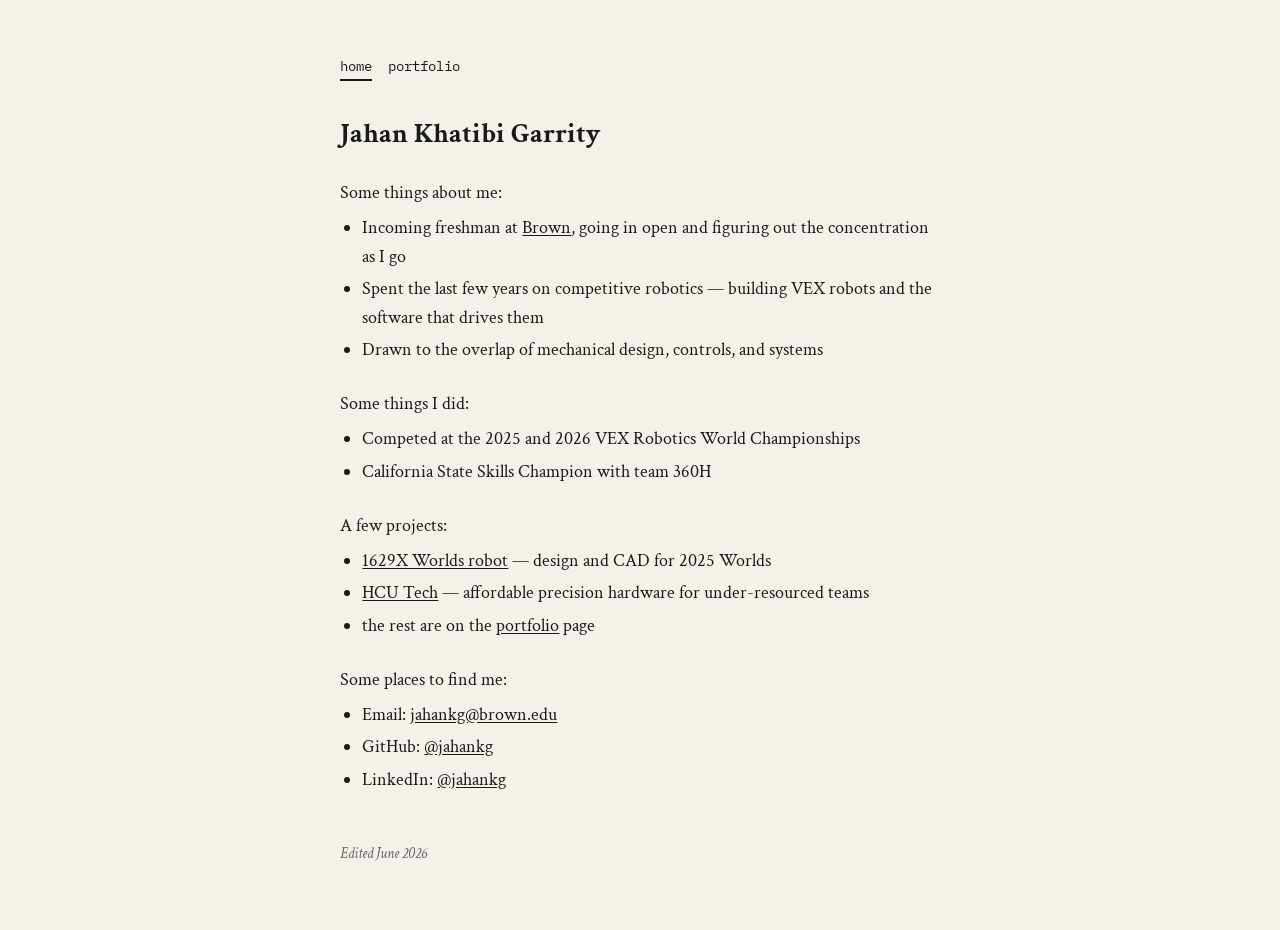
<file: index.html>
<!DOCTYPE html>
<html lang="en">
<head>
    <meta charset="utf-8">
    <meta name="viewport" content="width=device-width, initial-scale=1.0">
    <title>Jahan Khatibi Garrity</title>
    <link rel="icon" href="/favicon.svg">
    <link rel="preconnect" href="https://fonts.googleapis.com">
    <link rel="preconnect" href="https://fonts.gstatic.com" crossorigin>
    <link href="https://fonts.googleapis.com/css2?family=Crimson+Text:ital,wght@0,400;0,700;1,400&family=IBM+Plex+Mono&display=swap" rel="stylesheet">
    <link rel="stylesheet" href="/styles.css">
</head>
<body>
    <div class="wrap">
        <nav>
            <a href="/" class="here">home</a>
            <a href="/portfolio/">portfolio</a>
        </nav>

        <h1>Jahan Khatibi Garrity</h1>

        <p>Some things about me:</p>
        <ul>
            <li>Incoming freshman at <a href="https://www.brown.edu">Brown</a>, going in open and figuring out the concentration as I go</li>
            <li>Spent the last few years on competitive robotics &mdash; building VEX robots and the software that drives them</li>
            <li>Drawn to the overlap of mechanical design, controls, and systems</li>
        </ul>

        <p>Some things I did:</p>
        <ul>
            <li>Competed at the 2025 and 2026 VEX Robotics World Championships</li>
            <li>California State Skills Champion with team 360H</li>
        </ul>

        <p>A few projects:</p>
        <ul>
            <li><a href="/portfolio/#1629x-worlds-robot">1629X Worlds robot</a> &mdash; design and CAD for 2025 Worlds</li>
            <li><a href="/portfolio/#hcu-tech">HCU Tech</a> &mdash; affordable precision hardware for under-resourced teams</li>
            <li>the rest are on the <a href="/portfolio/">portfolio</a> page</li>
        </ul>

        <p>Some places to find me:</p>
        <ul>
            <li>Email: <a href="mailto:jahankg@brown.edu">jahankg@brown.edu</a></li>
            <li>GitHub: <a href="https://github.com/jahankg">@jahankg</a></li>
            <li>LinkedIn: <a href="https://linkedin.com/in/jahankg">@jahankg</a></li>
        </ul>

        <footer>
            <em>Edited June 2026</em>
        </footer>
    </div>
</body>
</html>
</file>
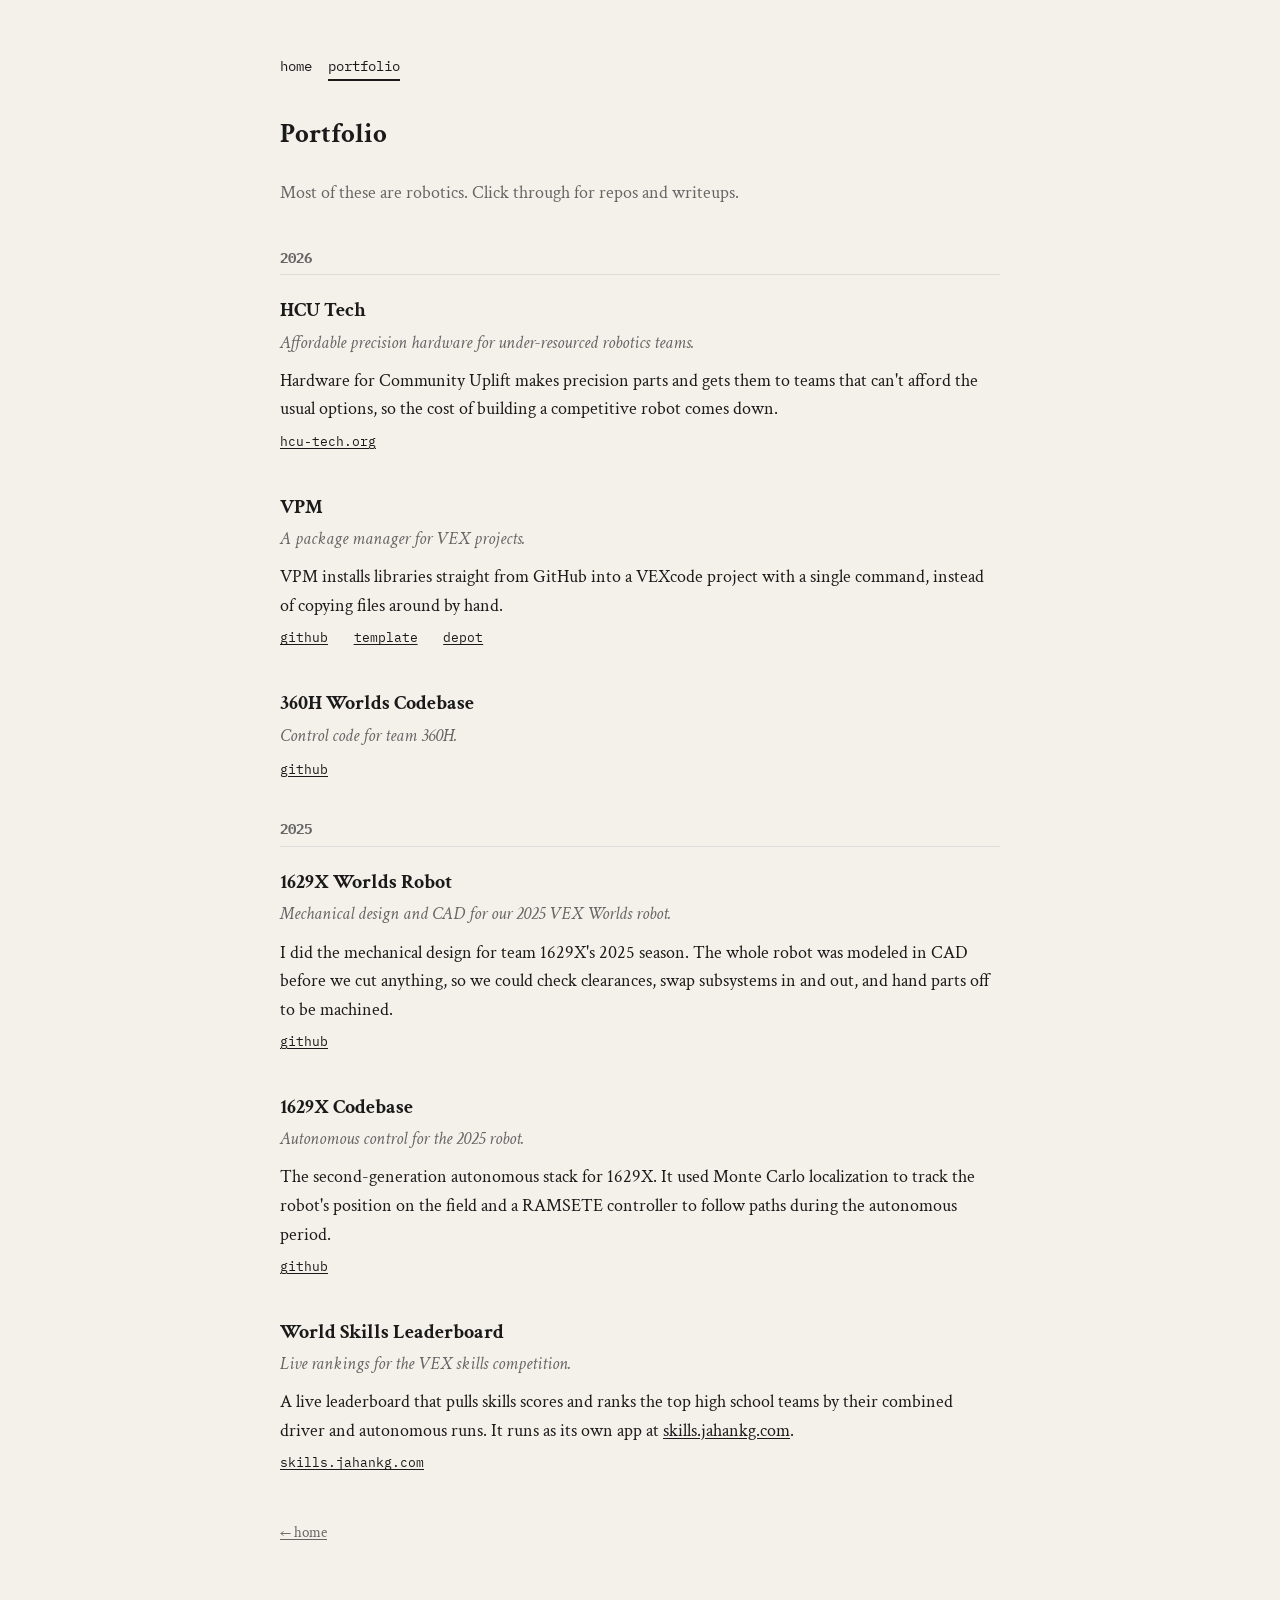
<file: portfolio/index.html>
<!DOCTYPE html>
<html lang="en">
<head>
    <meta charset="utf-8">
    <meta name="viewport" content="width=device-width, initial-scale=1.0">
    <title>Portfolio &mdash; Jahan Khatibi Garrity</title>
    <link rel="icon" href="/favicon.svg">
    <link rel="preconnect" href="https://fonts.googleapis.com">
    <link rel="preconnect" href="https://fonts.gstatic.com" crossorigin>
    <link href="https://fonts.googleapis.com/css2?family=Crimson+Text:ital,wght@0,400;0,700;1,400&family=IBM+Plex+Mono&display=swap" rel="stylesheet">
    <link rel="stylesheet" href="/styles.css">
</head>
<body>
    <div class="wrap wide">
        <nav>
            <a href="/">home</a>
            <a href="/portfolio/" class="here">portfolio</a>
        </nav>

        <h1>Portfolio</h1>
        <p class="muted">Most of these are robotics. Click through for repos and writeups.</p>

        <h2 class="year">2026</h2>

        <div class="project" id="hcu-tech">
            <h3>HCU Tech</h3>
            <p class="blurb">Affordable precision hardware for under-resourced robotics teams.</p>
            <p>Hardware for Community Uplift makes precision parts and gets them to teams that
                can't afford the usual options, so the cost of building a competitive robot comes
                down.</p>
            <p class="links">
                <a href="https://hcu-tech.org">hcu-tech.org</a>
            </p>
        </div>

        <div class="project" id="vpm">
            <h3>VPM</h3>
            <p class="blurb">A package manager for VEX projects.</p>
            <p>VPM installs libraries straight from GitHub into a VEXcode project with a single
                command, instead of copying files around by hand.</p>
            <p class="links">
                <a href="https://github.com/HCU-Vex/vpm">github</a>
                <a href="https://github.com/HCU-Vex/vpm-template">template</a>
                <a href="https://github.com/HCU-Vex/depot">depot</a>
            </p>
        </div>

        <div class="project" id="360h-codebase">
            <h3>360H Worlds Codebase</h3>
            <p class="blurb">Control code for team 360H.</p>
            <p class="links">
                <a href="https://github.com/360H-Half-Circle/360H-Worlds-Codebase">github</a>
            </p>
        </div>

        <h2 class="year">2025</h2>

        <div class="project" id="1629x-worlds-robot">
            <h3>1629X Worlds Robot</h3>
            <p class="blurb">Mechanical design and CAD for our 2025 VEX Worlds robot.</p>
            <p>I did the mechanical design for team 1629X's 2025 season. The whole robot was
                modeled in CAD before we cut anything, so we could check clearances, swap
                subsystems in and out, and hand parts off to be machined.</p>
            <p class="links">
                <a href="https://github.com/1629X/1629X-Worlds-CAD">github</a>
            </p>
        </div>

        <div class="project" id="1629x-codebase">
            <h3>1629X Codebase</h3>
            <p class="blurb">Autonomous control for the 2025 robot.</p>
            <p>The second-generation autonomous stack for 1629X. It used Monte Carlo localization
                to track the robot's position on the field and a RAMSETE controller to follow
                paths during the autonomous period.</p>
            <p class="links">
                <a href="https://github.com/1629X/1629X-highstakes-v2">github</a>
            </p>
        </div>

        <div class="project" id="skills">
            <h3>World Skills Leaderboard</h3>
            <p class="blurb">Live rankings for the VEX skills competition.</p>
            <p>A live leaderboard that pulls skills scores and ranks the top high school teams by
                their combined driver and autonomous runs. It runs as its own app at
                <a href="https://skills.jahankg.com">skills.jahankg.com</a>.</p>
            <p class="links">
                <a href="https://skills.jahankg.com">skills.jahankg.com</a>
            </p>
        </div>

        <footer>
            <a href="/">&larr; home</a>
        </footer>
    </div>
</body>
</html>
</file>
<file: styles.css>
html {
    box-sizing: border-box;
}

*, *::before, *::after {
    box-sizing: inherit;
}

body {
    background: #f4f1ea;
    color: #1a1a1a;
    font-family: 'Crimson Text', Georgia, serif;
    font-size: 1.15rem;
    line-height: 1.55;
    margin: 0;
    -webkit-font-smoothing: antialiased;
}

.wrap {
    max-width: 640px;
    margin: 0 auto;
    padding: 3.5rem 1.25rem 4rem;
}

/* nav */
nav {
    display: flex;
    gap: 1rem;
    margin-bottom: 2rem;
    font-family: 'IBM Plex Mono', monospace;
    font-size: 0.85rem;
}

nav a {
    text-decoration: none;
    color: #1a1a1a;
    padding-bottom: 2px;
}

nav a.here {
    border-bottom: 2px solid #1a1a1a;
}

nav a:hover {
    color: #666;
}

h1 {
    font-size: 1.7rem;
    font-weight: 700;
    margin: 0 0 1.5rem;
}

p {
    margin: 0 0 0.4rem;
}

ul {
    margin: 0 0 1.6rem;
    padding-left: 1.4rem;
}

li {
    margin-bottom: 0.25rem;
}

a {
    color: inherit;
    text-underline-offset: 2px;
}

a:hover {
    color: #666;
}

footer {
    margin-top: 3rem;
    font-size: 0.95rem;
    color: #666;
}

/* portfolio */
.wrap.wide {
    max-width: 760px;
}

.muted {
    color: #666;
}

.year {
    font-family: 'IBM Plex Mono', monospace;
    font-size: 0.85rem;
    color: #666;
    margin: 2.5rem 0 1.25rem;
    padding-bottom: 0.35rem;
    border-bottom: 1px solid #ddd;
}

.project {
    margin-bottom: 2.5rem;
}

.project h3 {
    font-size: 1.25rem;
    margin: 0 0 0.15rem;
}

.project .blurb {
    font-style: italic;
    color: #666;
    margin: 0 0 0.6rem;
}

.project .links {
    font-family: 'IBM Plex Mono', monospace;
    font-size: 0.8rem;
    margin-top: 0.5rem;
}

.project .links a {
    margin-right: 1.1rem;
}

figure {
    margin: 1rem 0;
}

figure img {
    max-width: 100%;
    border: 1px solid #ddd;
    display: block;
}

figcaption {
    font-size: 0.9rem;
    color: #666;
    margin-top: 0.35rem;
}

@media (max-width: 600px) {
    body {
        font-size: 1.05rem;
    }
    .wrap {
        padding: 2.25rem 1.1rem 3rem;
    }
    h1 {
        font-size: 1.45rem;
    }
}
</file>
